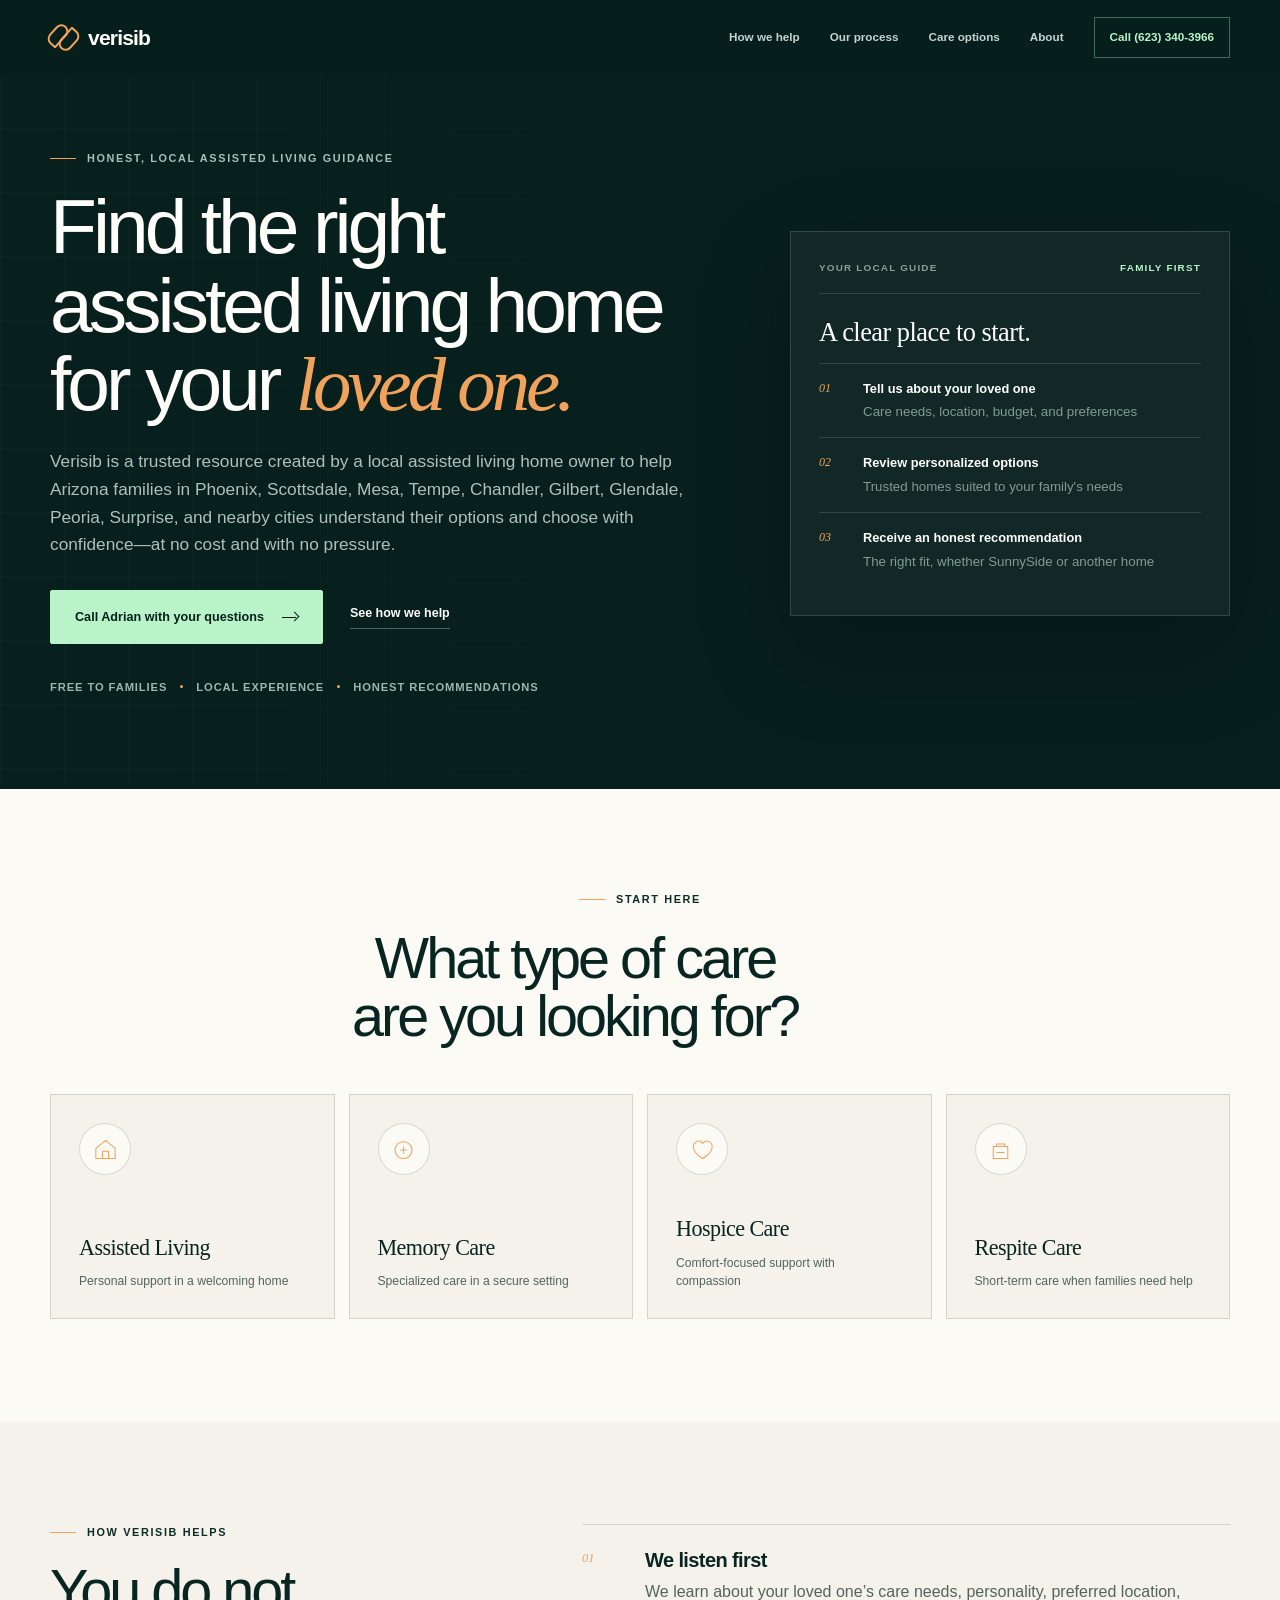
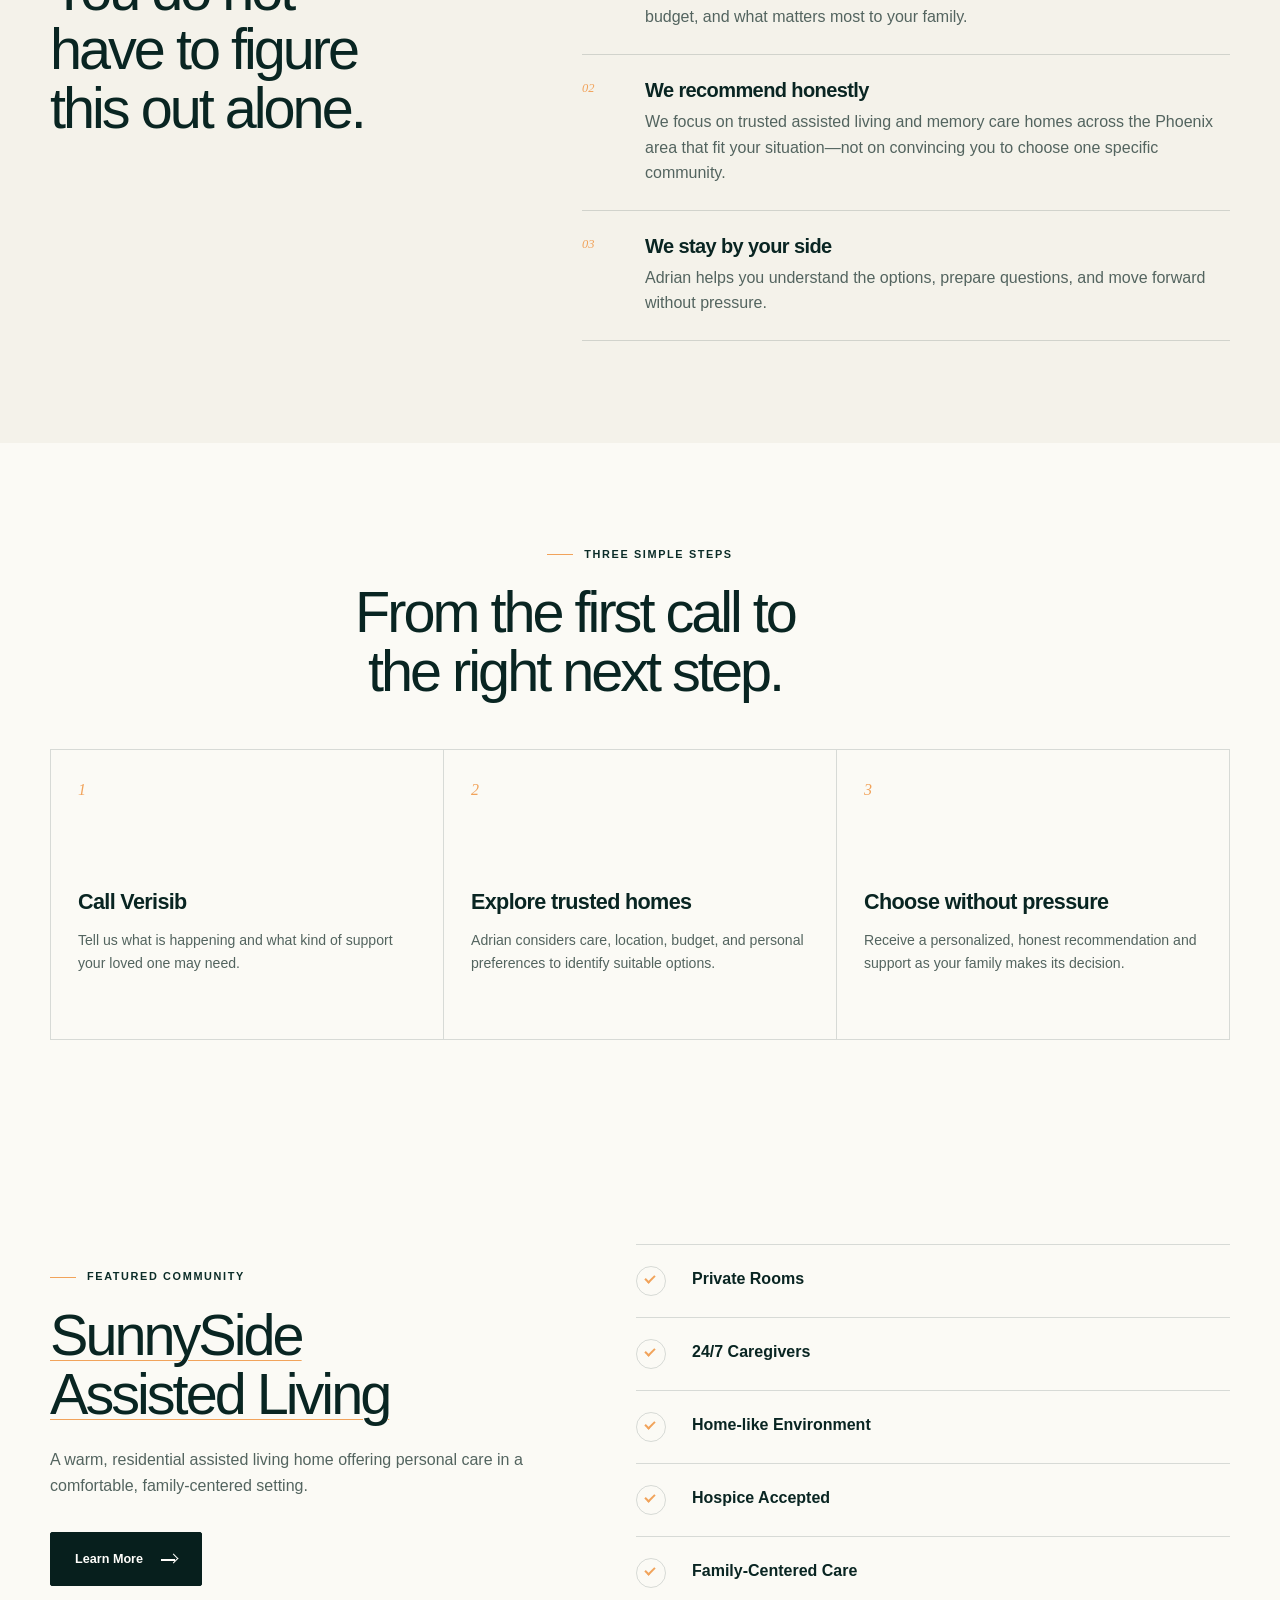
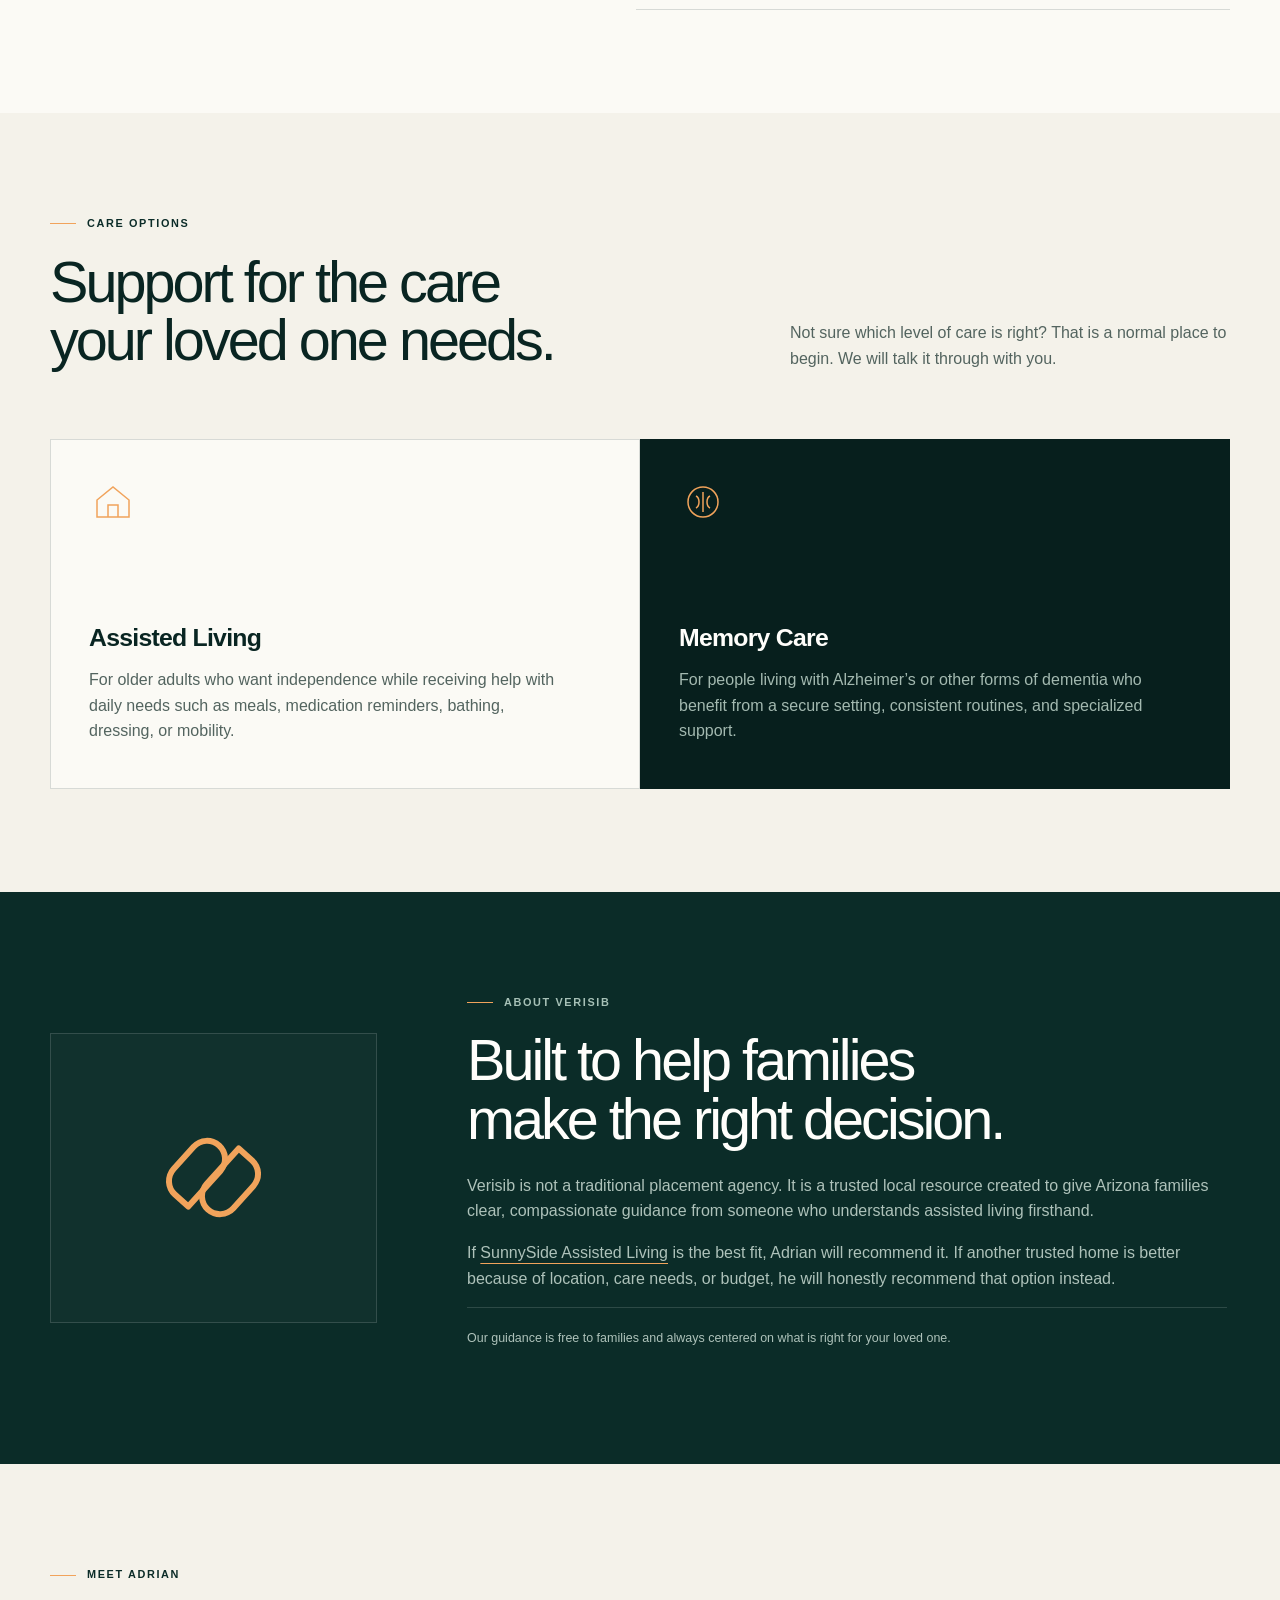
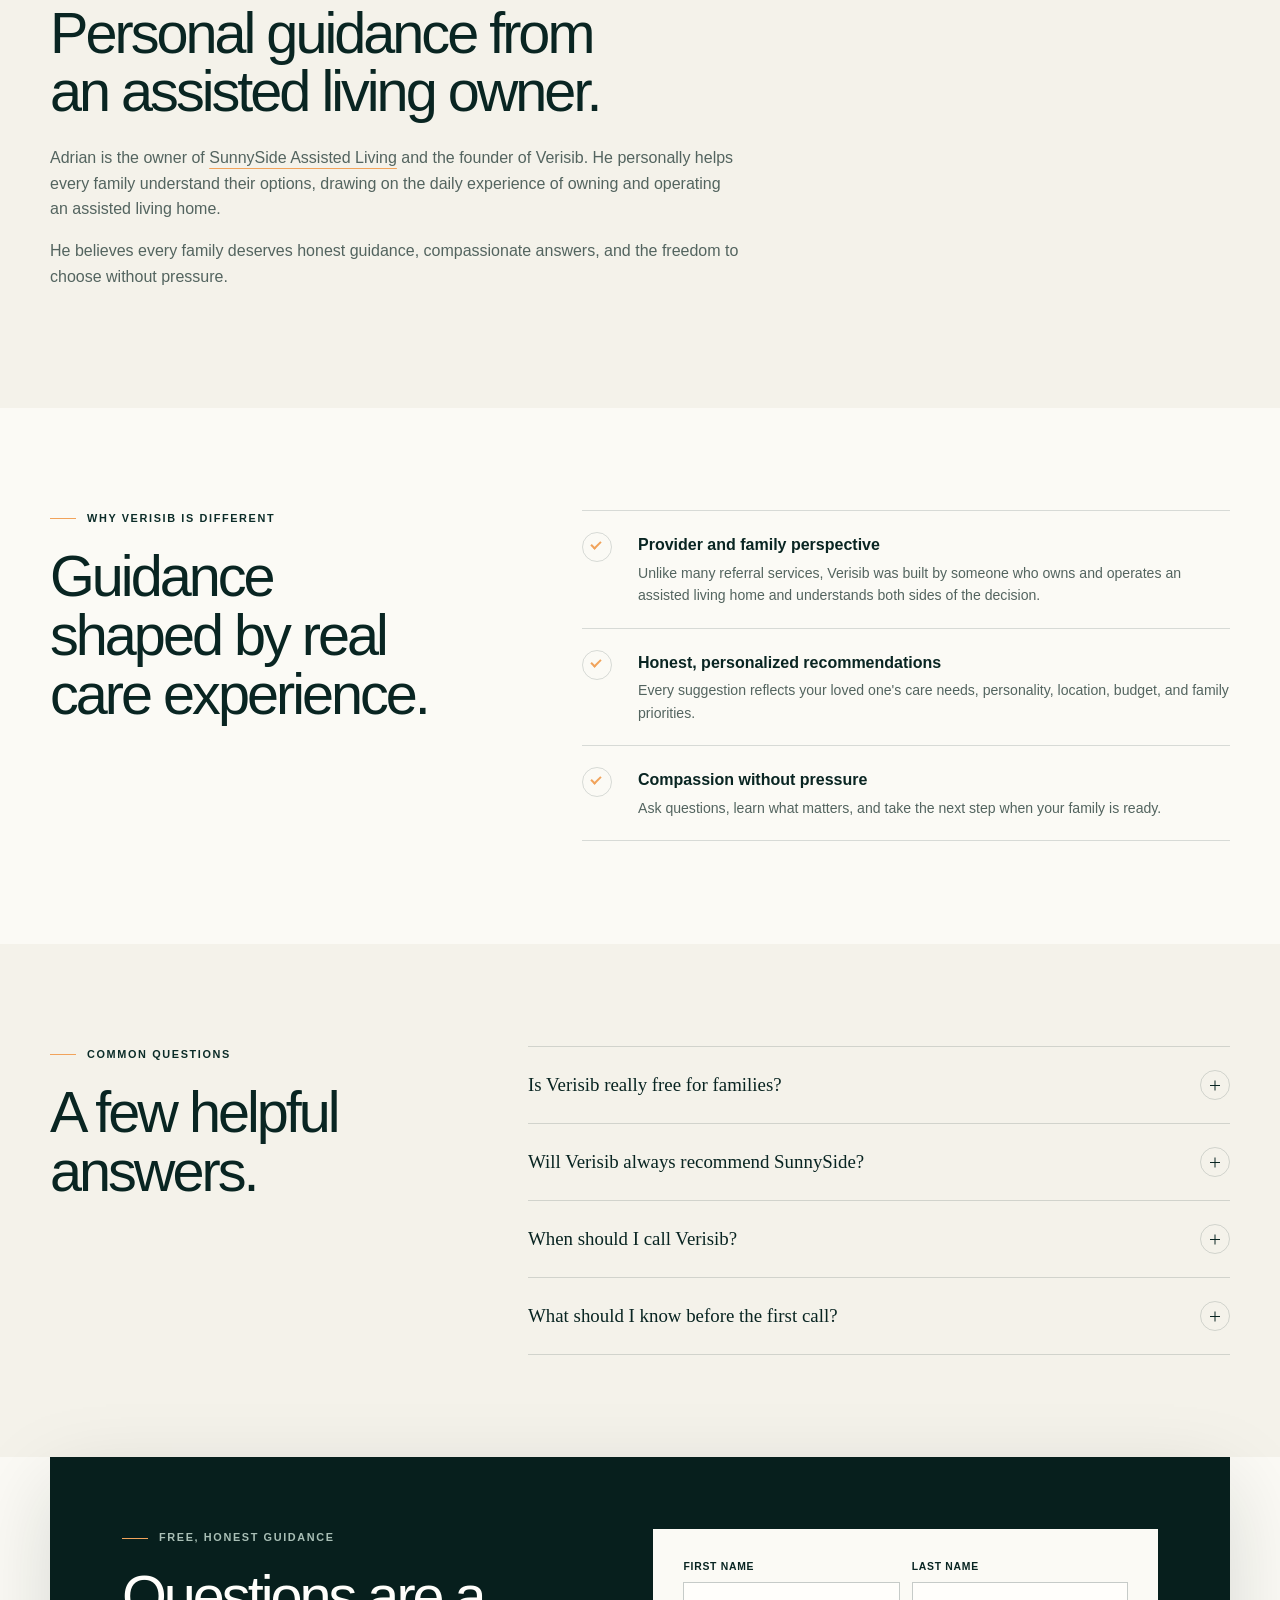
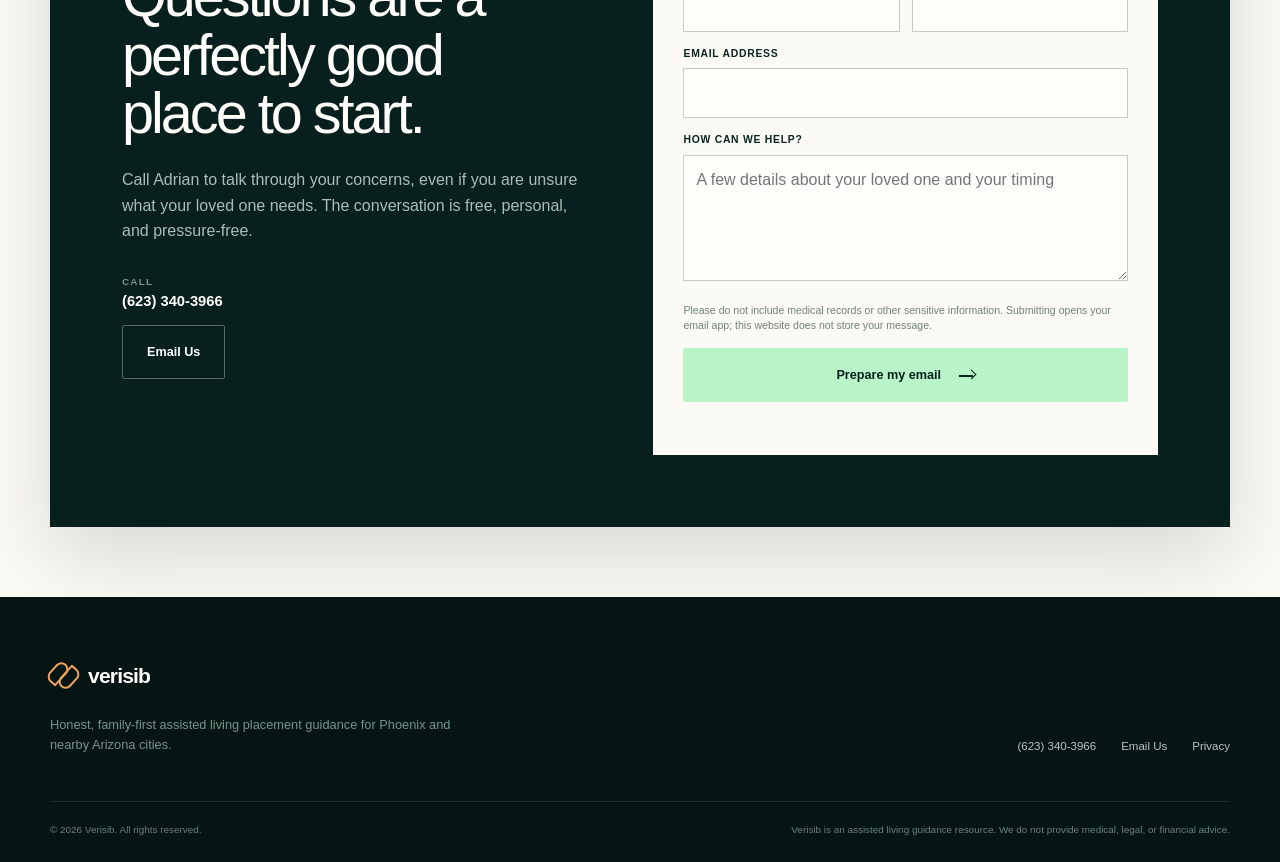
<file: index.html>
<!doctype html>
<html lang="en">
  <head>
    <meta charset="utf-8">
    <meta name="viewport" content="width=device-width, initial-scale=1">
    <title>Assisted Living Placement Arizona | Verisib</title>
    <meta name="description" content="Free assisted living placement in Arizona. Verisib helps Phoenix-area families find assisted living or memory care near them with honest local guidance.">
    <meta name="robots" content="index, follow, max-image-preview:large">
    <meta name="theme-color" content="#071f1d">
    <meta name="color-scheme" content="light">
    <meta name="geo.region" content="US-AZ">
    <meta name="geo.placename" content="Phoenix, Arizona">
    <link rel="canonical" href="https://verisib.com/">
    <link rel="alternate" hreflang="en-us" href="https://verisib.com/">
    <link rel="icon" href="/assets/favicon.svg" type="image/svg+xml">
    <link rel="manifest" href="/site.webmanifest">
    <link rel="stylesheet" href="/styles.css?v=8a1f4c2">
    <meta property="og:type" content="website">
    <meta property="og:locale" content="en_US">
    <meta property="og:site_name" content="Verisib">
    <meta property="og:title" content="Assisted Living Placement Arizona | Verisib">
    <meta property="og:description" content="Free senior placement guidance for Phoenix-area families looking for assisted living or memory care near them.">
    <meta property="og:url" content="https://verisib.com/">
    <meta property="og:image" content="https://verisib.com/assets/og-image.svg">
    <meta property="og:image:width" content="1200">
    <meta property="og:image:height" content="630">
    <meta property="og:image:alt" content="Verisib assisted living placement guidance in Arizona">
    <meta name="twitter:card" content="summary_large_image">
    <meta name="twitter:title" content="Assisted Living Placement Arizona | Verisib">
    <meta name="twitter:description" content="Free senior placement guidance for families in Phoenix and nearby Arizona cities.">
    <meta name="twitter:image" content="https://verisib.com/assets/og-image.svg">
    <script type="application/ld+json">
      {
        "@context": "https://schema.org",
        "@graph": [
          {
            "@type": ["Organization", "LocalBusiness"],
            "@id": "https://verisib.com/#organization",
            "name": "Verisib",
            "url": "https://verisib.com/",
            "logo": "https://verisib.com/assets/favicon.svg",
            "image": "https://verisib.com/assets/og-image.svg",
            "telephone": "+1-623-340-3966",
            "priceRange": "Free to families",
            "founder": {
              "@type": "Person",
              "name": "Adrian",
              "jobTitle": "Founder of Verisib and owner of SunnySide Assisted Living",
              "worksFor": {
                "@type": "Organization",
                "name": "SunnySide Assisted Living",
                "url": "https://sunnysideassistedlivingaz.com"
              }
            },
            "description": "Verisib is a free Arizona assisted living placement and senior living guidance resource for Phoenix-area families.",
            "areaServed": [
              { "@type": "State", "name": "Arizona" },
              { "@type": "City", "name": "Phoenix" },
              { "@type": "City", "name": "Scottsdale" },
              { "@type": "City", "name": "Mesa" },
              { "@type": "City", "name": "Tempe" },
              { "@type": "City", "name": "Chandler" },
              { "@type": "City", "name": "Gilbert" },
              { "@type": "City", "name": "Glendale" },
              { "@type": "City", "name": "Peoria" },
              { "@type": "City", "name": "Surprise" },
              { "@type": "City", "name": "Goodyear" },
              { "@type": "City", "name": "Avondale" },
              { "@type": "City", "name": "Queen Creek" },
              { "@type": "City", "name": "Sun City" }
            ],
            "knowsAbout": [
              "assisted living placement Arizona",
              "senior placement Phoenix",
              "find assisted living near me",
              "memory care placement Arizona",
              "Phoenix assisted living homes"
            ]
          },
          {
            "@type": "WebSite",
            "@id": "https://verisib.com/#website",
            "url": "https://verisib.com/",
            "name": "Verisib",
            "description": "Free assisted living placement guidance for Arizona families.",
            "publisher": { "@id": "https://verisib.com/#organization" },
            "inLanguage": "en-US"
          },
          {
            "@type": "WebPage",
            "@id": "https://verisib.com/#webpage",
            "url": "https://verisib.com/",
            "name": "Assisted Living Placement Arizona | Verisib",
            "description": "Free assisted living placement and senior placement guidance for Phoenix, Scottsdale, Mesa, Tempe, Chandler, Gilbert, Glendale, Peoria, Surprise, Goodyear, Avondale, Queen Creek, Sun City, and nearby Arizona communities.",
            "isPartOf": { "@id": "https://verisib.com/#website" },
            "about": { "@id": "https://verisib.com/#service" },
            "primaryImageOfPage": {
              "@type": "ImageObject",
              "url": "https://verisib.com/assets/og-image.svg",
              "width": 1200,
              "height": 630
            },
            "keywords": "assisted living placement Arizona, senior placement Phoenix, find assisted living near me, memory care placement Arizona, assisted living homes Phoenix",
            "inLanguage": "en-US"
          },
          {
            "@type": "Service",
            "@id": "https://verisib.com/#service",
            "name": "Free Assisted Living Placement in Arizona",
            "alternateName": [
              "Senior placement Phoenix",
              "Assisted living placement Arizona",
              "Memory care placement Arizona",
              "Find assisted living near me"
            ],
            "provider": { "@id": "https://verisib.com/#organization" },
            "serviceType": [
              "Assisted living placement",
              "Senior placement guidance",
              "Memory care placement",
              "Residential care home guidance"
            ],
            "areaServed": [
              { "@type": "State", "name": "Arizona" },
              { "@type": "City", "name": "Phoenix" },
              { "@type": "City", "name": "Scottsdale" },
              { "@type": "City", "name": "Mesa" },
              { "@type": "City", "name": "Tempe" },
              { "@type": "City", "name": "Chandler" },
              { "@type": "City", "name": "Gilbert" },
              { "@type": "City", "name": "Glendale" },
              { "@type": "City", "name": "Peoria" },
              { "@type": "City", "name": "Surprise" },
              { "@type": "City", "name": "Goodyear" },
              { "@type": "City", "name": "Avondale" },
              { "@type": "City", "name": "Queen Creek" },
              { "@type": "City", "name": "Sun City" }
            ],
            "audience": { "@type": "Audience", "audienceType": "Families seeking senior living for a loved one" },
            "offers": { "@type": "Offer", "price": "0", "priceCurrency": "USD", "description": "No-cost assisted living placement guidance for families" }
          },
          {
            "@type": "FAQPage",
            "mainEntity": [
              {
                "@type": "Question",
                "name": "Is Verisib really free for families?",
                "acceptedAnswer": { "@type": "Answer", "text": "Yes. Verisib's guidance is provided at no cost to families. Adrian personally helps each family understand suitable options without pressure." }
              },
              {
                "@type": "Question",
                "name": "When should I call Verisib?",
                "acceptedAnswer": { "@type": "Answer", "text": "Call when assisted living or memory care becomes part of the conversation, whether you are planning ahead or need help soon." }
              },
              {
                "@type": "Question",
                "name": "Will Verisib always recommend SunnySide?",
                "acceptedAnswer": { "@type": "Answer", "text": "No. If SunnySide is the right fit, Adrian will recommend it. If another trusted Phoenix-area home better fits the family's location, care needs, or budget, he will honestly recommend that option instead." }
              }
            ]
          }
        ]
      }
    </script>
  </head>
  <body>
    <a class="skip-link" href="#main">Skip to main content</a>

    <header class="site-header" data-header>
      <div class="shell nav-shell">
        <a class="brand" href="/" aria-label="Verisib home">
          <span class="brand-symbol" aria-hidden="true"><i></i><i></i></span>
          <span class="brand-name">verisib</span>
        </a>
        <button class="menu-button" type="button" aria-expanded="false" aria-controls="site-nav" data-menu-toggle>
          <span class="menu-label">Menu</span><span class="menu-lines" aria-hidden="true"><i></i><i></i></span>
        </button>
        <nav class="site-nav" id="site-nav" aria-label="Primary navigation" data-nav>
          <a href="#how-we-help">How we help</a>
          <a href="#process">Our process</a>
          <a href="#care-options">Care options</a>
          <a href="#about">About</a>
          <a class="nav-call" href="tel:+16233403966">Call (623) 340-3966</a>
        </nav>
      </div>
    </header>

    <main id="main">
      <section class="hero section-dark">
        <div class="hero-grid-lines" aria-hidden="true"></div>
        <div class="shell hero-layout">
          <div class="hero-copy reveal">
            <p class="kicker kicker-light"><span></span> Honest, local assisted living guidance</p>
            <h1>Find the right assisted living home for your <em>loved one.</em></h1>
            <p class="hero-intro">Verisib is a trusted resource created by a local assisted living home owner to help Arizona families in Phoenix, Scottsdale, Mesa, Tempe, Chandler, Gilbert, Glendale, Peoria, Surprise, and nearby cities understand their options and choose with confidence—at no cost and with no pressure.</p>
            <div class="hero-actions">
              <a class="button button-bright" href="tel:+16233403966">Call Adrian with your questions <span class="icon-arrow" aria-hidden="true"></span></a>
              <a class="text-link-light" href="#how-we-help">See how we help</a>
            </div>
            <ul class="hero-points" aria-label="Verisib service highlights">
              <li>Free to families</li><li>Local experience</li><li>Honest recommendations</li>
            </ul>
          </div>

          <aside class="hero-card reveal" aria-label="What Verisib helps with">
            <div class="hero-card-head"><span>Your local guide</span><i>FAMILY FIRST</i></div>
            <h2>A clear place to start.</h2>
            <ol>
              <li><span>01</span><p><strong>Tell us about your loved one</strong><small>Care needs, location, budget, and preferences</small></p></li>
              <li><span>02</span><p><strong>Review personalized options</strong><small>Trusted homes suited to your family's needs</small></p></li>
              <li><span>03</span><p><strong>Receive an honest recommendation</strong><small>The right fit, whether SunnySide or another home</small></p></li>
            </ol>
          </aside>
        </div>
      </section>

      <section class="section start-section" id="start-here">
        <div class="shell">
          <div class="section-heading centered reveal">
            <p class="kicker"><span></span> Start Here</p>
            <h2>What type of care are you looking for?</h2>
          </div>
          <div class="start-grid" aria-label="Choose a type of care">
            <button class="start-card reveal" type="button" data-care-type="Assisted Living">
              <span class="start-card-icon" aria-hidden="true"><svg viewBox="0 0 48 48"><path d="M8 22 24 9l16 13v17H8Z"/><path d="M19 39V27h10v12"/></svg></span>
              <strong>Assisted Living</strong><span>Personal support in a welcoming home</span>
            </button>
            <button class="start-card reveal" type="button" data-care-type="Memory Care">
              <span class="start-card-icon" aria-hidden="true"><svg viewBox="0 0 48 48"><path d="M24 39c8 0 14-6 14-14S32 11 24 11 10 17 10 25s6 14 14 14Z"/><path d="M19 25h10M24 20v10"/></svg></span>
              <strong>Memory Care</strong><span>Specialized care in a secure setting</span>
            </button>
            <button class="start-card reveal" type="button" data-care-type="Hospice Care">
              <span class="start-card-icon" aria-hidden="true"><svg viewBox="0 0 48 48"><path d="M24 39S9 31 9 19c0-5 4-9 9-9 3 0 5 1 6 4 2-3 4-4 7-4 5 0 9 4 9 9 0 12-16 20-16 20Z"/></svg></span>
              <strong>Hospice Care</strong><span>Comfort-focused support with compassion</span>
            </button>
            <button class="start-card reveal" type="button" data-care-type="Respite Care">
              <span class="start-card-icon" aria-hidden="true"><svg viewBox="0 0 48 48"><path d="M12 19h24v20H12Z"/><path d="M17 19v-4h14v4M18 29h12"/></svg></span>
              <strong>Respite Care</strong><span>Short-term care when families need help</span>
            </button>
          </div>
        </div>
      </section>

      <dialog class="start-dialog" data-start-dialog aria-labelledby="start-form-title">
        <button class="start-close" type="button" aria-label="Close placement form" data-start-close></button>
        <div class="start-dialog-head">
          <p class="kicker"><span></span> Free placement guidance</p>
          <h2 id="start-form-title">Tell us what your family needs.</h2>
          <p data-selected-care></p>
        </div>
        <div class="start-progress" aria-label="Form progress">
          <span data-step-label>Step 1 of 5</span>
          <div><i data-step-progress></i></div>
        </div>
        <form class="start-form" data-start-form novalidate action="https://formsubmit.co/483fb98a51dfe4be88608df269dbcc39" method="POST">
          <input type="hidden" name="careType" data-care-input>
          <input type="hidden" name="_subject" value="New Verisib placement request">
          <input type="hidden" name="_template" value="table">
          <input type="hidden" name="_captcha" value="false">
          <input type="hidden" name="_next" value="https://verisib.com/">
          <input class="form-trap" type="text" name="_honey" tabindex="-1" autocomplete="off" aria-hidden="true">
          <fieldset class="start-step" data-start-step>
            <legend>Preferred City or ZIP Code</legend>
            <label class="start-field"><span>Preferred City or ZIP Code</span><input name="preferredArea" type="text" autocomplete="address-level2" maxlength="100" required placeholder="Example: Phoenix, Scottsdale, or 85032" aria-describedby="preferred-area-help"></label>
            <p class="start-privacy" id="preferred-area-help">We'll search for the best assisted living homes in and around your preferred area.</p>
          </fieldset>
          <fieldset class="start-step" data-start-step hidden>
            <legend>What is your approximate monthly budget?</legend>
            <div class="start-options">
              <label><input type="radio" name="budget" value="Under $4,000" required><span>Under $4,000</span></label>
              <label><input type="radio" name="budget" value="$4,000–6,000"><span>$4,000–6,000</span></label>
              <label><input type="radio" name="budget" value="$6,000–8,000"><span>$6,000–8,000</span></label>
              <label><input type="radio" name="budget" value="$8,000+"><span>$8,000+</span></label>
            </div>
          </fieldset>
          <fieldset class="start-step" data-start-step hidden>
            <legend>Room preference:</legend>
            <div class="start-options">
              <label><input type="radio" name="roomPreference" value="Private Room" required><span>Private Room</span></label>
              <label><input type="radio" name="roomPreference" value="Shared Room"><span>Shared Room</span></label>
              <label><input type="radio" name="roomPreference" value="No Preference"><span>No Preference</span></label>
            </div>
          </fieldset>
          <fieldset class="start-step" data-start-step hidden>
            <legend>How soon do you need a placement?</legend>
            <div class="start-options">
              <label><input type="radio" name="timeline" value="Today / ASAP" required><span>Today / ASAP</span></label>
              <label><input type="radio" name="timeline" value="This week"><span>This week</span></label>
              <label><input type="radio" name="timeline" value="Within 30 days"><span>Within 30 days</span></label>
              <label><input type="radio" name="timeline" value="Just researching"><span>Just researching</span></label>
            </div>
            <p class="urgent-placement" data-urgent-placement hidden>For urgent placement, please call Adrian directly at <a href="tel:+16233403966">(623) 340-3966</a> for the fastest assistance.</p>
          </fieldset>
          <fieldset class="start-step" data-start-step hidden>
            <legend>How can Adrian reach you?</legend>
            <label class="start-field"><span>Name</span><input name="name" type="text" autocomplete="name" maxlength="100" required></label>
            <label class="start-field"><span>Phone number</span><input name="phone" type="tel" autocomplete="tel" inputmode="tel" maxlength="30" required></label>
            <label class="start-field"><span>Email</span><input name="email" type="email" autocomplete="email" inputmode="email" maxlength="200" required></label>
            <p class="start-privacy">Please do not include medical records or other sensitive information.</p>
          </fieldset>
          <div class="start-form-actions">
            <button class="start-back" type="button" data-start-back hidden>Back</button>
            <button class="button" type="button" data-start-next>Continue <span class="icon-arrow" aria-hidden="true"></span></button>
            <button class="button button-bright" type="submit" data-start-submit hidden>Send my information <span class="icon-arrow" aria-hidden="true"></span></button>
          </div>
          <p class="start-status" role="status" aria-live="polite" data-start-status></p>
        </form>
        <div class="start-confirmation" data-start-confirmation hidden tabindex="-1">
          <span class="check-icon" aria-hidden="true"></span>
          <h3>Thank you!</h3>
          <p>Your request has been received.<br><br>Adrian will personally review your information and contact you as soon as possible with suitable assisted living options.<br><br>If your need is urgent, please call <a href="tel:+16233403966">(623) 340-3966</a>.</p>
          <button class="button" type="button" data-start-done>Close</button>
        </div>
      </dialog>

      <section class="section help-section" id="how-we-help">
        <div class="shell two-column">
          <div class="section-heading reveal">
            <p class="kicker"><span></span> How Verisib helps</p>
            <h2>You do not have to figure this out alone.</h2>
          </div>
          <div class="help-list reveal">
            <article><span>01</span><div><h3>We listen first</h3><p>We learn about your loved one’s care needs, personality, preferred location, budget, and what matters most to your family.</p></div></article>
            <article><span>02</span><div><h3>We recommend honestly</h3><p>We focus on trusted assisted living and memory care homes across the Phoenix area that fit your situation—not on convincing you to choose one specific community.</p></div></article>
            <article><span>03</span><div><h3>We stay by your side</h3><p>Adrian helps you understand the options, prepare questions, and move forward without pressure.</p></div></article>
          </div>
        </div>
      </section>

      <section class="section process-section" id="process">
        <div class="shell">
          <div class="section-heading centered reveal">
            <p class="kicker"><span></span> Three simple steps</p>
            <h2>From the first call to the right next step.</h2>
          </div>
          <ol class="process-grid">
            <li class="process-card reveal"><span>1</span><h3>Call Verisib</h3><p>Tell us what is happening and what kind of support your loved one may need.</p></li>
            <li class="process-card reveal"><span>2</span><h3>Explore trusted homes</h3><p>Adrian considers care, location, budget, and personal preferences to identify suitable options.</p></li>
            <li class="process-card reveal"><span>3</span><h3>Choose without pressure</h3><p>Receive a personalized, honest recommendation and support as your family makes its decision.</p></li>
          </ol>
        </div>
      </section>

      <section class="section featured-section" id="featured-community">
        <div class="shell featured-layout">
          <div class="section-heading reveal">
            <p class="kicker"><span></span> Featured community</p>
            <h2><a class="sunnyside-link" href="https://sunnysideassistedlivingaz.com" target="_blank" rel="noopener noreferrer">SunnySide Assisted Living</a></h2>
            <p>A warm, residential assisted living home offering personal care in a comfortable, family-centered setting.</p>
            <a class="button" href="https://sunnysideassistedlivingaz.com" target="_blank" rel="noopener noreferrer">Learn More <span class="icon-arrow" aria-hidden="true"></span></a>
          </div>
          <ul class="trust-list featured-list reveal">
            <li><span class="check-icon" aria-hidden="true"></span><div><strong>Private Rooms</strong></div></li>
            <li><span class="check-icon" aria-hidden="true"></span><div><strong>24/7 Caregivers</strong></div></li>
            <li><span class="check-icon" aria-hidden="true"></span><div><strong>Home-like Environment</strong></div></li>
            <li><span class="check-icon" aria-hidden="true"></span><div><strong>Hospice Accepted</strong></div></li>
            <li><span class="check-icon" aria-hidden="true"></span><div><strong>Family-Centered Care</strong></div></li>
          </ul>
        </div>
      </section>

      <section class="section care-section" id="care-options">
        <div class="shell">
          <div class="section-heading split-heading reveal">
            <div><p class="kicker"><span></span> Care options</p><h2>Support for the care your loved one needs.</h2></div>
            <p>Not sure which level of care is right? That is a normal place to begin. We will talk it through with you.</p>
          </div>
          <div class="care-grid">
            <article class="care-card reveal">
              <svg viewBox="0 0 48 48" aria-hidden="true"><path d="M8 22 24 9l16 13v17H8V22Z"/><path d="M19 39V27h10v12"/></svg>
              <h3>Assisted Living</h3>
              <p>For older adults who want independence while receiving help with daily needs such as meals, medication reminders, bathing, dressing, or mobility.</p>
            </article>
            <article class="care-card care-card-dark reveal">
              <svg viewBox="0 0 48 48" aria-hidden="true"><circle cx="24" cy="24" r="15"/><path d="M24 14v20M17 18c4 2 4 10 0 12M31 18c-4 2-4 10 0 12"/></svg>
              <h3>Memory Care</h3>
              <p>For people living with Alzheimer’s or other forms of dementia who benefit from a secure setting, consistent routines, and specialized support.</p>
            </article>
          </div>
        </div>
      </section>

      <section class="section about-section" id="about">
        <div class="shell about-layout">
          <div class="about-mark reveal" aria-hidden="true"><span class="brand-symbol large"><i></i><i></i></span></div>
          <div class="about-copy reveal">
            <p class="kicker kicker-light"><span></span> About Verisib</p>
            <h2>Built to help families make the right decision.</h2>
            <p>Verisib is not a traditional placement agency. It is a trusted local resource created to give Arizona families clear, compassionate guidance from someone who understands assisted living firsthand.</p>
            <p>If <a class="sunnyside-link light" href="https://sunnysideassistedlivingaz.com" target="_blank" rel="noopener noreferrer">SunnySide Assisted Living</a> is the best fit, Adrian will recommend it. If another trusted home is better because of location, care needs, or budget, he will honestly recommend that option instead.</p>
            <p class="about-note">Our guidance is free to families and always centered on what is right for your loved one.</p>
          </div>
        </div>
      </section>

      <section class="section meet-section" id="meet-adrian">
        <div class="shell">
          <div class="section-heading reveal">
            <p class="kicker"><span></span> Meet Adrian</p>
            <h2>Personal guidance from an assisted living owner.</h2>
            <p>Adrian is the owner of <a class="sunnyside-link" href="https://sunnysideassistedlivingaz.com" target="_blank" rel="noopener noreferrer">SunnySide Assisted Living</a> and the founder of Verisib. He personally helps every family understand their options, drawing on the daily experience of owning and operating an assisted living home.</p>
            <p>He believes every family deserves honest guidance, compassionate answers, and the freedom to choose without pressure.</p>
          </div>
        </div>
      </section>

      <section class="section trust-section" id="trust">
        <div class="shell two-column">
          <div class="section-heading reveal">
            <p class="kicker"><span></span> Why Verisib is different</p>
            <h2>Guidance shaped by real care experience.</h2>
          </div>
          <ul class="trust-list reveal">
            <li><span class="check-icon" aria-hidden="true"></span><div><strong>Provider and family perspective</strong><p>Unlike many referral services, Verisib was built by someone who owns and operates an assisted living home and understands both sides of the decision.</p></div></li>
            <li><span class="check-icon" aria-hidden="true"></span><div><strong>Honest, personalized recommendations</strong><p>Every suggestion reflects your loved one's care needs, personality, location, budget, and family priorities.</p></div></li>
            <li><span class="check-icon" aria-hidden="true"></span><div><strong>Compassion without pressure</strong><p>Ask questions, learn what matters, and take the next step when your family is ready.</p></div></li>
          </ul>
        </div>
      </section>

      <section class="section faq-section" id="questions">
        <div class="shell faq-layout">
          <div class="section-heading reveal"><p class="kicker"><span></span> Common questions</p><h2>A few helpful answers.</h2></div>
          <div class="faq-list">
            <details class="faq-item reveal"><summary><span>Is Verisib really free for families?</span><i aria-hidden="true"></i></summary><div><p>Yes. Adrian's guidance is provided at no cost to your family, with no pressure to choose a particular home.</p></div></details>
            <details class="faq-item reveal"><summary><span>Will Verisib always recommend SunnySide?</span><i aria-hidden="true"></i></summary><div><p>No. If SunnySide is the best fit, Adrian will recommend it. If another trusted home better fits your location, care needs, or budget, he will recommend that option honestly.</p></div></details>
            <details class="faq-item reveal"><summary><span>When should I call Verisib?</span><i aria-hidden="true"></i></summary><div><p>Call whenever you have questions—even if you are unsure where to start or whether assisted living is the right next step.</p></div></details>
            <details class="faq-item reveal"><summary><span>What should I know before the first call?</span><i aria-hidden="true"></i></summary><div><p>You do not need to have everything figured out. A general sense of care needs, preferred location, timing, and budget is enough to begin.</p></div></details>
          </div>
        </div>
      </section>

      <section class="contact-section" id="contact">
        <div class="shell contact-panel reveal">
          <div class="contact-intro">
            <p class="kicker kicker-light"><span></span> Free, honest guidance</p>
            <h2>Questions are a perfectly good place to start.</h2>
            <p>Call Adrian to talk through your concerns, even if you are unsure what your loved one needs. The conversation is free, personal, and pressure-free.</p>
            <div class="direct-contact">
              <a href="tel:+16233403966"><span>Call</span><strong>(623) 340-3966</strong></a>
              <a class="button button-outline-light" href="mailto:sunnyside.aliving@gmail.com">Email Us</a>
            </div>
          </div>
          <form class="contact-form" data-contact-form>
            <div class="field-grid">
              <label><span>First name</span><input name="firstName" type="text" autocomplete="given-name" maxlength="50" required></label>
              <label><span>Last name</span><input name="lastName" type="text" autocomplete="family-name" maxlength="50" required></label>
            </div>
            <label><span>Email address</span><input name="email" type="email" autocomplete="email" inputmode="email" maxlength="200" required></label>
            <label><span>How can we help?</span><textarea name="message" rows="4" maxlength="3000" required placeholder="A few details about your loved one and your timing"></textarea></label>
            <p class="form-privacy">Please do not include medical records or other sensitive information. Submitting opens your email app; this website does not store your message.</p>
            <button class="button button-bright button-full" type="submit">Prepare my email <span class="icon-arrow" aria-hidden="true"></span></button>
            <p class="form-status" role="status" aria-live="polite" data-form-status></p>
          </form>
        </div>
      </section>
    </main>

    <footer class="site-footer">
      <div class="shell footer-main">
        <div><a class="brand brand-light" href="/" aria-label="Verisib home"><span class="brand-symbol" aria-hidden="true"><i></i><i></i></span><span class="brand-name">verisib</span></a><p>Honest, family-first assisted living placement guidance for Phoenix and nearby Arizona cities.</p></div>
        <div class="footer-links"><a href="tel:+16233403966">(623) 340-3966</a><a href="mailto:sunnyside.aliving@gmail.com">Email Us</a><a href="/privacy.html">Privacy</a></div>
      </div>
      <div class="shell footer-bottom"><p>© <span data-year></span> Verisib. All rights reserved.</p><p>Verisib is an assisted living guidance resource. We do not provide medical, legal, or financial advice.</p></div>
    </footer>

    <div class="mobile-actions" data-mobile-actions><a href="tel:+16233403966">Call now</a><a href="mailto:sunnyside.aliving@gmail.com">Email us</a></div>
    <script src="/script.js?v=7b91f4d" defer></script>
  </body>
</html>
</file>
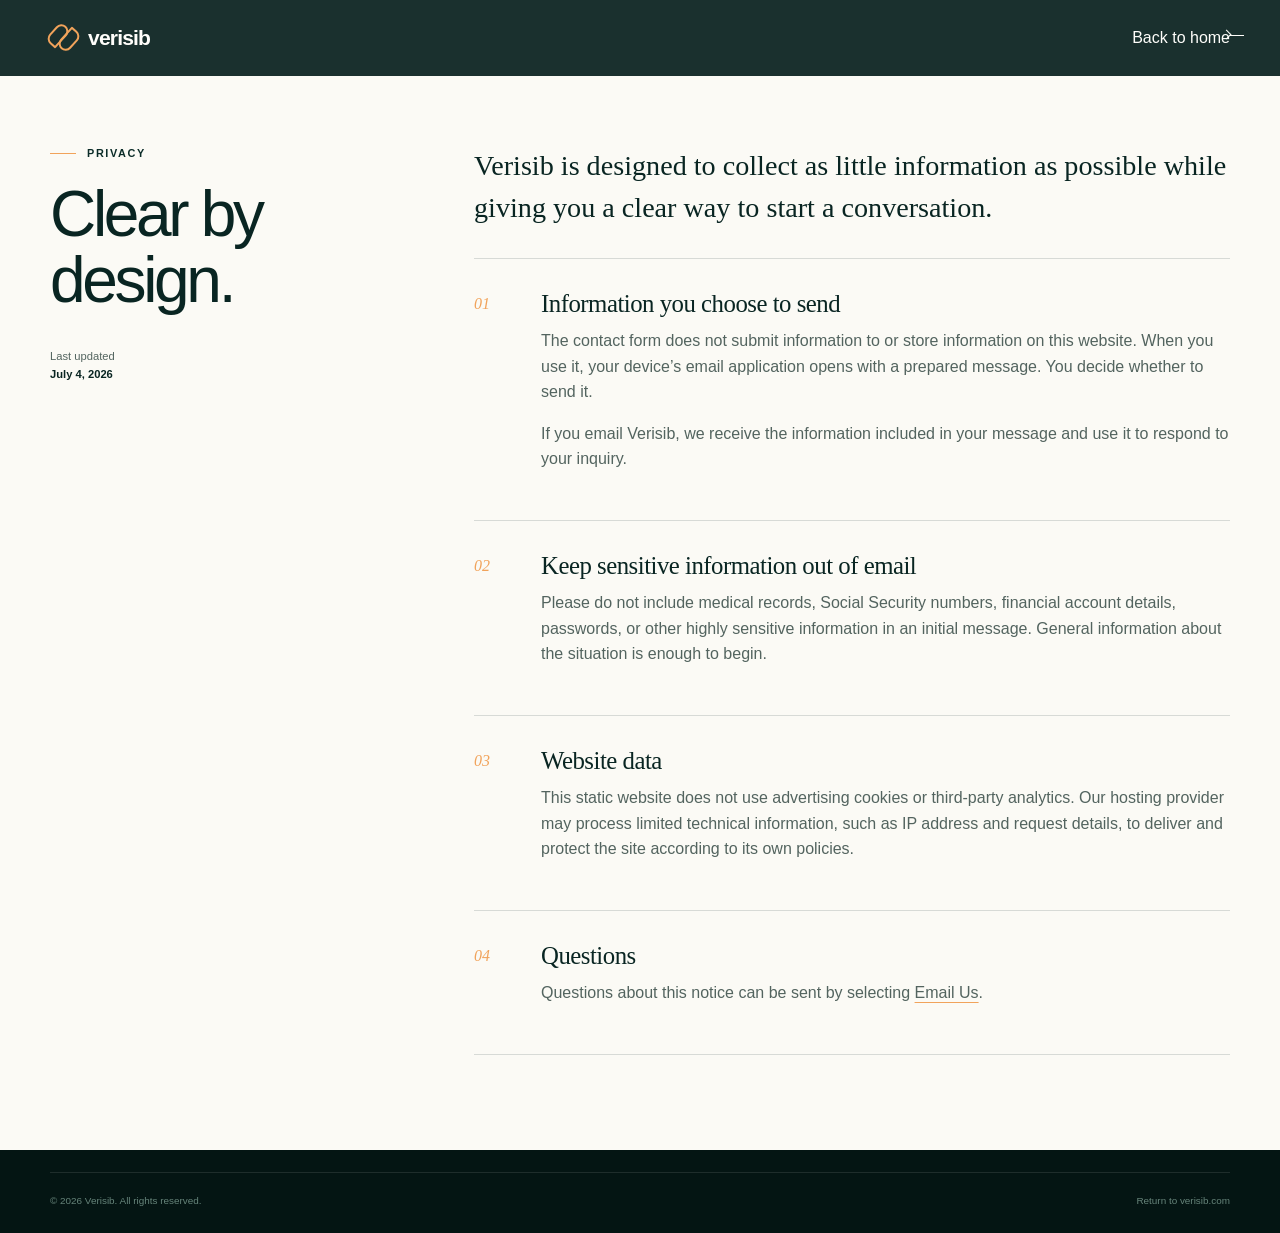
<file: privacy.html>
<!doctype html>
<html lang="en">
  <head>
    <meta charset="utf-8">
    <meta name="viewport" content="width=device-width, initial-scale=1">
    <title>Privacy Policy | Verisib Arizona Senior Placement</title>
    <meta name="description" content="Privacy information for Verisib, a free assisted living placement and senior placement resource serving Phoenix and nearby Arizona families.">
    <meta name="robots" content="index, follow">
    <meta name="theme-color" content="#071f1d">
    <meta name="geo.region" content="US-AZ">
    <meta name="geo.placename" content="Phoenix, Arizona">
    <link rel="canonical" href="https://verisib.com/privacy.html">
    <link rel="alternate" hreflang="en-us" href="https://verisib.com/privacy.html">
    <link rel="icon" href="/assets/favicon.svg" type="image/svg+xml"><link rel="manifest" href="/site.webmanifest"><link rel="stylesheet" href="/styles.css">
    <meta property="og:type" content="website">
    <meta property="og:locale" content="en_US">
    <meta property="og:site_name" content="Verisib">
    <meta property="og:title" content="Privacy Policy | Verisib Arizona Senior Placement">
    <meta property="og:description" content="How Verisib handles information from families seeking assisted living placement guidance in Arizona.">
    <meta property="og:url" content="https://verisib.com/privacy.html">
    <meta property="og:image" content="https://verisib.com/assets/og-image.svg">
    <meta property="og:image:width" content="1200">
    <meta property="og:image:height" content="630">
    <meta property="og:image:alt" content="Verisib assisted living placement guidance in Arizona">
    <meta name="twitter:card" content="summary_large_image">
    <meta name="twitter:title" content="Privacy Policy | Verisib Arizona Senior Placement">
    <meta name="twitter:description" content="Privacy information for Verisib assisted living placement guidance in Arizona.">
    <meta name="twitter:image" content="https://verisib.com/assets/og-image.svg">
    <script type="application/ld+json">
      {
        "@context": "https://schema.org",
        "@graph": [
          {
            "@type": "Organization",
            "@id": "https://verisib.com/#organization",
            "name": "Verisib",
            "url": "https://verisib.com/",
            "telephone": "+1-623-340-3966",
            "logo": "https://verisib.com/assets/favicon.svg"
          },
          {
            "@type": "WebPage",
            "@id": "https://verisib.com/privacy.html#webpage",
            "url": "https://verisib.com/privacy.html",
            "name": "Privacy Policy | Verisib Arizona Senior Placement",
            "description": "Privacy information for Verisib, a free assisted living placement and senior placement resource serving Phoenix and nearby Arizona families.",
            "publisher": { "@id": "https://verisib.com/#organization" },
            "keywords": "Verisib privacy, assisted living placement Arizona, senior placement Phoenix",
            "inLanguage": "en-US"
          }
        ]
      }
    </script>
  </head>
  <body>
    <a class="skip-link" href="#main">Skip to main content</a>
    <header class="site-header" data-header><div class="shell nav-shell"><a class="brand" href="/" aria-label="Verisib home"><span class="brand-symbol" aria-hidden="true"><i></i><i></i></span><span class="brand-name">verisib</span></a><a class="nav-back" href="/">Back to home <span class="icon-arrow" aria-hidden="true"></span></a></div></header>
    <main id="main" class="legal-main">
      <div class="shell legal-layout">
        <aside class="legal-aside"><p class="kicker"><span></span> Privacy</p><h1>Clear by design.</h1><p>Last updated<br><strong>July 4, 2026</strong></p></aside>
        <article class="legal-article">
          <p class="legal-lead">Verisib is designed to collect as little information as possible while giving you a clear way to start a conversation.</p>
          <section><span>01</span><div><h2>Information you choose to send</h2><p>The contact form does not submit information to or store information on this website. When you use it, your device’s email application opens with a prepared message. You decide whether to send it.</p><p>If you email Verisib, we receive the information included in your message and use it to respond to your inquiry.</p></div></section>
          <section><span>02</span><div><h2>Keep sensitive information out of email</h2><p>Please do not include medical records, Social Security numbers, financial account details, passwords, or other highly sensitive information in an initial message. General information about the situation is enough to begin.</p></div></section>
          <section><span>03</span><div><h2>Website data</h2><p>This static website does not use advertising cookies or third-party analytics. Our hosting provider may process limited technical information, such as IP address and request details, to deliver and protect the site according to its own policies.</p></div></section>
          <section><span>04</span><div><h2>Questions</h2><p>Questions about this notice can be sent by selecting <a href="mailto:sunnyside.aliving@gmail.com">Email Us</a>.</p></div></section>
        </article>
      </div>
    </main>
    <footer class="site-footer legal-footer"><div class="shell footer-bottom"><p>© <span data-year></span> Verisib. All rights reserved.</p><p><a href="/">Return to verisib.com</a></p></div></footer>
    <script src="/script.js" defer></script>
  </body>
</html>
</file>
<file: styles.css>
:root {
  --ink: #092522; --forest: #071f1d; --forest-2: #0b2c28; --mint: #b9f4c9;
  --cream: #f4f2ea; --paper: #fbfaf5; --white: #fffefb; --orange: #f1a35b;
  --text: #53645f; --line: rgba(9,37,34,.15); --light-line: rgba(255,255,255,.14);
  --sans: "Avenir Next", Avenir, "Helvetica Neue", Arial, sans-serif;
  --display: "Iowan Old Style", "Palatino Linotype", Palatino, Georgia, serif;
  --shell: min(1180px, calc(100vw - 48px));
}
*,*::before,*::after{box-sizing:border-box}
html{scroll-behavior:smooth;scroll-padding-top:90px}
body{margin:0;overflow-x:hidden;color:var(--ink);background:var(--paper);font-family:var(--sans);line-height:1.6;text-rendering:optimizeLegibility;-webkit-font-smoothing:antialiased}
body.menu-open{overflow:hidden} a{color:inherit;text-decoration:none} button,input,textarea{font:inherit} button{color:inherit}
svg{max-width:100%} p,h1,h2,h3,ul,ol{margin-top:0} h1,h2,h3{text-wrap:balance}
h1,h2{margin-bottom:24px;font-weight:540;letter-spacing:-.052em;line-height:1.02} h1{font-size:clamp(3.35rem,6vw,6.4rem)} h2{font-size:clamp(2.5rem,4.5vw,4.5rem)} h3{letter-spacing:-.03em;line-height:1.15} p{color:var(--text)}
::selection{color:var(--forest);background:var(--mint)} :focus-visible{outline:3px solid var(--orange);outline-offset:4px}
.skip-link{position:fixed;z-index:1000;top:10px;left:10px;padding:10px 16px;color:var(--forest);background:var(--mint);transform:translateY(-160%)} .skip-link:focus{transform:none}
.shell{width:var(--shell);margin-inline:auto}.section{padding:clamp(72px,8vw,108px) 0}.section-dark{color:var(--white);background:var(--forest)}
.kicker{display:flex;align-items:center;gap:11px;margin-bottom:20px;color:var(--forest-2);font-size:.68rem;font-weight:800;letter-spacing:.15em;text-transform:uppercase}.kicker>span{width:26px;height:1px;background:var(--orange)}.kicker-light{color:#a7c1b7}
.button{display:inline-flex;min-height:54px;align-items:center;justify-content:center;gap:18px;padding:0 24px;border:1px solid var(--forest);border-radius:2px;color:var(--white);background:var(--forest);font-size:.79rem;font-weight:800;cursor:pointer;transition:transform .2s,background .2s}.button:hover{transform:translateY(-2px);background:#123b35}.button-bright{border-color:var(--mint);color:var(--forest);background:var(--mint)}.button-bright:hover{background:#d7ffdf}.button-outline-light{border-color:rgba(255,255,255,.32);background:transparent}.button-outline-light:hover{color:var(--forest);background:var(--mint)}.button-full{width:100%}
.icon-arrow{position:relative;width:16px;height:12px;flex:0 0 16px}.icon-arrow::before{content:"";position:absolute;right:0;top:2px;width:7px;height:7px;border-top:1.5px solid currentColor;border-right:1.5px solid currentColor;transform:rotate(45deg)}.icon-arrow::after{content:"";position:absolute;top:6px;left:0;width:14px;height:1.5px;background:currentColor}
.brand{display:inline-flex;align-items:center;gap:11px;font-size:1.32rem;font-weight:780;letter-spacing:-.04em}.brand-symbol{position:relative;display:inline-block;width:27px;height:27px}.brand-symbol i{position:absolute;display:block;width:14px;height:24px;border:2px solid var(--orange);border-radius:14px 14px 2px 14px;transform:rotate(42deg)}.brand-symbol i:first-child{left:1px;top:-1px}.brand-symbol i:last-child{right:1px;bottom:-1px;transform:rotate(222deg)}.brand-symbol.large{transform:scale(3)}
/* Header */
.site-header{position:fixed;z-index:100;inset:0 0 auto;height:76px;color:var(--white);background:rgba(7,31,29,.92);border-bottom:1px solid transparent;backdrop-filter:blur(14px);transition:height .2s,border-color .2s}.site-header.scrolled{height:70px;border-color:var(--light-line)}.nav-shell{display:flex;height:100%;align-items:center;justify-content:space-between}.site-nav{display:flex;align-items:center;gap:30px;font-size:.73rem;font-weight:700}.site-nav>a:not(.nav-call){color:#c4d5cf}.site-nav>a:hover{color:var(--mint)}.nav-call{padding:10px 15px;border:1px solid rgba(185,244,201,.35);color:var(--mint)}
.menu-button{display:none;align-items:center;gap:10px;padding:10px 0;border:0;color:var(--white);background:none;font-size:.7rem;font-weight:750}.menu-lines{display:grid;gap:5px}.menu-lines i{display:block;width:19px;height:1px;background:currentColor;transition:transform .2s}
/* Hero */
.hero{position:relative;min-height:720px;padding:150px 0 92px;overflow:hidden}.hero-grid-lines{position:absolute;inset:0;background-image:linear-gradient(rgba(185,244,201,.035) 1px,transparent 1px),linear-gradient(90deg,rgba(185,244,201,.035) 1px,transparent 1px);background-size:64px 64px;mask-image:linear-gradient(to right,#000,transparent 82%)}
.hero-layout{position:relative;display:grid;grid-template-columns:1.2fr .8fr;align-items:center;gap:80px}.hero-copy h1{max-width:760px}.hero-copy h1 em{color:var(--orange);font-family:var(--display);font-weight:400}.hero-intro{max-width:670px;margin-bottom:31px;color:#aec1ba;font-size:1.08rem}.hero-actions{display:flex;align-items:center;gap:27px}.text-link-light{padding-bottom:4px;border-bottom:1px solid rgba(255,255,255,.3);color:var(--white);font-size:.78rem;font-weight:750}.hero-points{display:flex;gap:0;margin:35px 0 0;padding:0;list-style:none;color:#9eb6ad;font-size:.7rem;font-weight:700;text-transform:uppercase;letter-spacing:.08em}.hero-points li+li::before{content:"";display:inline-block;width:3px;height:3px;margin:0 13px 3px;border-radius:50%;background:var(--orange)}
.hero-card{padding:28px;border:1px solid var(--light-line);background:rgba(255,255,255,.045);box-shadow:0 35px 90px rgba(0,0,0,.22)}.hero-card-head{display:flex;justify-content:space-between;padding-bottom:17px;border-bottom:1px solid var(--light-line);color:#86a097;font-size:.62rem;font-weight:800;letter-spacing:.12em;text-transform:uppercase}.hero-card-head i{color:var(--mint);font-style:normal}.hero-card h2{margin:25px 0 17px;font-family:var(--display);font-size:1.65rem;font-weight:400;letter-spacing:-.02em}.hero-card ol{margin:0;padding:0;list-style:none}.hero-card li{display:grid;grid-template-columns:34px 1fr;gap:10px;padding:15px 0;border-top:1px solid var(--light-line)}.hero-card li>span{color:var(--orange);font-family:var(--display);font-size:.75rem;font-style:italic}.hero-card p{display:grid;margin:0}.hero-card strong{color:var(--white);font-size:.8rem}.hero-card small{margin-top:2px;color:#819c92}
/* Start Here */
.start-section{background:var(--paper)}.start-section .section-heading{margin-bottom:40px}.start-grid{display:grid;grid-template-columns:repeat(4,1fr);gap:14px}.start-card{display:flex;min-width:0;min-height:225px;align-items:flex-start;flex-direction:column;padding:28px;border:1px solid var(--line);border-radius:0;color:var(--ink);background:var(--cream);cursor:pointer;text-align:left;transition:transform .2s,border-color .2s,box-shadow .2s}.start-card:hover{transform:translateY(-4px);border-color:rgba(9,37,34,.32);box-shadow:0 20px 45px rgba(3,24,22,.09)}.start-card:focus-visible{outline:3px solid var(--orange);outline-offset:3px}.start-card-icon{display:grid;width:52px;height:52px;margin-bottom:auto;place-items:center;border:1px solid var(--line);border-radius:50%;color:var(--orange);background:var(--paper)}.start-card-icon svg{width:29px;fill:none;stroke:currentColor;stroke-linecap:round;stroke-linejoin:round;stroke-width:1.7}.start-card strong{margin-top:34px;font-family:var(--display);font-size:1.38rem;font-weight:500;letter-spacing:-.025em}.start-card>span:last-child{margin-top:7px;color:var(--text);font-size:.76rem;line-height:1.5}
.start-dialog{width:min(calc(100% - 36px),720px);max-height:min(88vh,820px);margin:auto;padding:clamp(28px,5vw,48px);overflow:auto;border:1px solid var(--line);border-radius:0;color:var(--ink);background:var(--paper);box-shadow:0 35px 100px rgba(3,24,22,.3)}.start-dialog::backdrop{background:rgba(4,21,19,.75);backdrop-filter:blur(4px)}.start-dialog:not([open]){display:none}.start-close{position:absolute;top:18px;right:18px;width:38px;height:38px;border:1px solid var(--line);border-radius:50%;background:transparent;cursor:pointer}.start-close::before,.start-close::after{content:"";position:absolute;top:18px;left:10px;width:16px;height:1px;background:var(--ink);transform:rotate(45deg)}.start-close::after{transform:rotate(-45deg)}.start-dialog-head{padding-right:40px}.start-dialog-head h2{max-width:560px;margin-bottom:12px;font-size:clamp(2.1rem,5vw,3.6rem)}.start-dialog-head>p:last-child{margin-bottom:25px;color:var(--forest);font-size:.78rem;font-weight:800}.start-progress{margin-bottom:34px;color:var(--text);font-size:.66rem;font-weight:800;letter-spacing:.08em;text-transform:uppercase}.start-progress>div{height:3px;margin-top:9px;overflow:hidden;background:rgba(9,37,34,.1)}.start-progress i{display:block;width:20%;height:100%;background:var(--orange);transition:width .25s}.start-form fieldset{min-width:0;margin:0;padding:0;border:0}.start-form legend{width:100%;margin-bottom:24px;font-family:var(--display);font-size:clamp(1.6rem,4vw,2.25rem);line-height:1.2}.start-field{display:block;margin-bottom:16px}.start-field>span{display:flex;align-items:baseline;justify-content:space-between;margin-bottom:7px;font-size:.65rem;font-weight:800;letter-spacing:.08em;text-transform:uppercase}.start-field small{color:var(--text);font-size:.58rem;font-weight:650}.start-field input{width:100%;min-height:52px;padding:12px 14px;border:1px solid rgba(9,37,34,.24);border-radius:0;outline:0;color:var(--ink);background:var(--white)}.start-field input:focus{border-color:var(--forest);box-shadow:0 0 0 3px rgba(117,220,168,.25)}.start-options{display:grid;grid-template-columns:1fr 1fr;gap:10px}.start-options label{position:relative}.start-options input{position:absolute;opacity:0;pointer-events:none}.start-options span{display:flex;min-height:58px;align-items:center;padding:12px 15px;border:1px solid var(--line);color:var(--ink);background:var(--cream);cursor:pointer;font-size:.78rem;font-weight:750;transition:border-color .15s,background .15s}.start-options input:checked+span{border-color:var(--forest);background:var(--mint)}.start-options input:focus-visible+span{outline:3px solid var(--orange);outline-offset:2px}.urgent-placement{margin:14px 0 0;padding:13px 15px;border-left:3px solid var(--orange);color:var(--ink);background:#fff3e7;font-size:.74rem;font-weight:650}.urgent-placement a{font-weight:800;text-decoration:underline;text-decoration-color:var(--orange);text-underline-offset:3px}.start-form-actions{display:flex;align-items:center;justify-content:flex-end;gap:20px;margin-top:30px}.start-form-actions [hidden]{display:none!important}.start-back{padding:10px 0;border:0;border-bottom:1px solid var(--line);background:transparent;cursor:pointer;font-size:.75rem;font-weight:750}.start-status{min-height:1.5em;margin:14px 0 0;color:#8a341f;font-size:.72rem;text-align:right}.start-privacy{margin:3px 0 0;color:var(--text);font-size:.68rem}.form-trap{position:absolute!important;left:-9999px!important}.start-confirmation{padding:38px 0 5px;text-align:center}.start-confirmation .check-icon{display:inline-block;width:46px;height:46px;margin-bottom:20px;border-color:var(--forest)}.start-confirmation .check-icon::after{top:13px;left:12px;width:17px;height:9px}.start-confirmation h3{margin:0 0 12px;font-family:var(--display);font-size:2.35rem;font-weight:500}.start-confirmation p{max-width:520px;margin:0 auto 26px}.start-confirmation .button{min-width:120px}
/* Main sections */
.two-column{display:grid;grid-template-columns:.8fr 1.2fr;gap:100px}.section-heading h2{max-width:650px}.section-heading.centered{max-width:780px;margin:0 auto 48px;text-align:center}.section-heading.centered .kicker{justify-content:center}
.help-section{background:var(--cream)}.help-list article{display:grid;grid-template-columns:45px 1fr;gap:18px;padding:24px 0;border-top:1px solid var(--line)}.help-list article:last-child{border-bottom:1px solid var(--line)}.help-list article>span{color:var(--orange);font-family:var(--display);font-size:.78rem;font-style:italic}.help-list h3{margin:0 0 7px;font-size:1.25rem}.help-list p{max-width:650px;margin:0}
.process-section{background:var(--paper)}.process-grid{display:grid;grid-template-columns:repeat(3,1fr);margin:0;padding:0;border-top:1px solid var(--line);border-left:1px solid var(--line);list-style:none}.process-card{min-height:290px;padding:27px;border-right:1px solid var(--line);border-bottom:1px solid var(--line)}.process-card>span{color:var(--orange);font-family:var(--display);font-style:italic}.process-card h3{margin:88px 0 14px;font-size:1.35rem}.process-card p{margin:0;font-size:.88rem}
.care-section{background:var(--cream)}.split-heading{display:grid;grid-template-columns:1.2fr .8fr;align-items:end;gap:80px;margin-bottom:45px}.split-heading>p{max-width:470px;margin-bottom:23px}.care-grid{display:grid;grid-template-columns:1fr 1fr}.care-card{min-height:350px;padding:38px;border:1px solid var(--line);background:var(--paper)}.care-card svg{width:48px;fill:none;stroke:var(--orange);stroke-width:1.5}.care-card h3{margin:90px 0 15px;font-size:1.55rem}.care-card p{max-width:480px;margin:0}.care-card-dark{color:var(--white);border-color:var(--forest);background:var(--forest)}.care-card-dark p{color:#a3b9b0}
.featured-section{background:var(--paper)}.featured-layout{display:grid;grid-template-columns:.9fr 1.1fr;align-items:center;gap:100px}.featured-section .section-heading>p{max-width:600px}.featured-section .button{margin-top:18px}.featured-list li{padding:17px 0}.sunnyside-link{text-decoration:underline;text-decoration-color:var(--orange);text-decoration-thickness:1px;text-underline-offset:5px}.sunnyside-link:hover{color:var(--forest-2);text-decoration-thickness:2px}.sunnyside-link.light:hover{color:var(--mint)}
.about-section{color:var(--white);background:var(--forest-2)}.about-layout{display:grid;grid-template-columns:.6fr 1.4fr;align-items:center;gap:90px}.about-mark{display:grid;min-height:290px;place-items:center;border:1px solid var(--light-line);background:rgba(255,255,255,.025)}.about-copy h2{max-width:760px}.about-copy>p:not(.kicker){max-width:760px;color:#aec2ba}.about-note{padding-top:21px;border-top:1px solid var(--light-line);font-size:.78rem}
.meet-section{background:var(--cream)}.meet-section .section-heading{width:100%}.meet-section .section-heading>p{max-width:690px}
.trust-section{background:var(--paper)}.trust-list{margin:0;padding:0;list-style:none}.trust-list li{display:grid;grid-template-columns:40px 1fr;gap:16px;padding:21px 0;border-top:1px solid var(--line)}.trust-list li:last-child{border-bottom:1px solid var(--line)}.check-icon{position:relative;width:30px;height:30px;border:1px solid var(--line);border-radius:50%}.check-icon::after{content:"";position:absolute;top:8px;left:8px;width:10px;height:6px;border-left:2px solid var(--orange);border-bottom:2px solid var(--orange);transform:rotate(-45deg)}.trust-list strong{font-size:1rem}.trust-list p{margin:4px 0 0;font-size:.88rem}
.faq-section{background:var(--cream)}.faq-layout{display:grid;grid-template-columns:.7fr 1.3fr;gap:100px}.faq-item{border-top:1px solid var(--line)}.faq-item:last-child{border-bottom:1px solid var(--line)}.faq-item summary{display:flex;min-height:76px;align-items:center;justify-content:space-between;gap:20px;cursor:pointer;font-family:var(--display);font-size:1.18rem;list-style:none}.faq-item summary::-webkit-details-marker{display:none}.faq-item summary i{position:relative;flex:0 0 30px;width:30px;height:30px;border:1px solid var(--line);border-radius:50%}.faq-item summary i::before,.faq-item summary i::after{content:"";position:absolute;top:14px;left:9px;width:10px;height:1px;background:var(--ink);transition:transform .2s}.faq-item summary i::after{transform:rotate(90deg)}.faq-item[open] summary i::after{transform:none}.faq-item>div{padding:0 50px 22px 0}.faq-item p{margin:0}
/* Contact + footer */
.contact-section{padding:0 0 70px;background:var(--paper)}.contact-panel{display:grid;grid-template-columns:.95fr 1.05fr;gap:75px;padding:clamp(38px,6vw,72px);color:var(--white);background:var(--forest);box-shadow:0 28px 80px rgba(3,24,22,.15)}.contact-intro h2{font-size:clamp(2.8rem,4.5vw,4.6rem)}.contact-intro>p{color:#a9bfb6}.direct-contact{display:grid;gap:12px;margin-top:30px}.direct-contact a{display:grid;width:max-content;max-width:100%}.direct-contact span{color:#78958a;font-size:.62rem;font-weight:800;letter-spacing:.12em;text-transform:uppercase}.direct-contact strong{overflow-wrap:anywhere;color:var(--white);font-size:.92rem}
.contact-form{align-self:start;padding:30px;color:var(--ink);background:var(--paper)}.contact-form label{display:block;margin-bottom:14px}.contact-form label>span{display:block;margin-bottom:6px;font-size:.65rem;font-weight:800;letter-spacing:.07em;text-transform:uppercase}.field-grid{display:grid;grid-template-columns:1fr 1fr;gap:12px}.contact-form input,.contact-form textarea{width:100%;min-height:47px;padding:11px 12px;border:1px solid rgba(9,37,34,.23);border-radius:0;outline:0;color:var(--ink);background:var(--white)}.contact-form textarea{min-height:105px;resize:vertical}.contact-form input:focus,.contact-form textarea:focus{border-color:var(--forest);box-shadow:0 0 0 3px rgba(117,220,168,.25)}.form-privacy{margin:0 0 14px;color:#70817c;font-size:.66rem;line-height:1.5}.form-status{min-height:1.3em;margin:8px 0 0;color:var(--forest);font-size:.7rem;text-align:center}
.site-footer{padding:62px 0 24px;color:var(--white);background:#041513}.brand-light{color:var(--white)}.footer-main{display:grid;grid-template-columns:1fr 1fr;gap:60px;padding-bottom:45px}.footer-main>div:first-child p{max-width:430px;margin:18px 0 0;color:#78958a;font-size:.8rem}.footer-links{display:flex;align-items:flex-end;justify-content:flex-end;gap:25px;flex-wrap:wrap;color:#b4c8c0;font-size:.72rem}.footer-links a:hover{color:var(--mint)}.footer-bottom{display:flex;justify-content:space-between;gap:40px;padding-top:20px;border-top:1px solid rgba(255,255,255,.1)}.footer-bottom p{margin:0;color:#66847a;font-size:.62rem}.mobile-actions{display:none;transition:opacity .2s,transform .2s}
/* Legal + 404 */
.legal-main{padding:145px 0 95px;background:var(--paper)}.legal-layout{display:grid;grid-template-columns:.6fr 1.4fr;gap:100px}.legal-aside{position:sticky;top:110px;align-self:start}.legal-aside h1{font-size:clamp(3rem,5vw,5rem)}.legal-aside>p:last-child{margin-top:35px;font-size:.7rem}.legal-aside strong{color:var(--ink)}.legal-lead{max-width:760px;color:var(--ink);font-family:var(--display);font-size:clamp(1.4rem,2.2vw,2rem);line-height:1.5}.legal-article section{display:grid;grid-template-columns:45px 1fr;gap:22px;padding:32px 0;border-top:1px solid var(--line)}.legal-article section:last-child{border-bottom:1px solid var(--line)}.legal-article section>span{color:var(--orange);font-family:var(--display);font-style:italic}.legal-article h2{margin-bottom:12px;font-family:var(--display);font-size:1.55rem;font-weight:400;letter-spacing:-.02em}.legal-article a{text-decoration:underline;text-decoration-color:var(--orange);text-underline-offset:4px}.legal-footer{padding-top:22px}.error-body{color:var(--white);background:var(--forest)}.error-main{position:relative;display:grid;min-height:100vh;place-items:center;padding:110px 24px;overflow:hidden}.error-brand{position:absolute;top:28px;left:36px}.error-code{position:absolute;color:rgba(185,244,201,.035);font-size:clamp(15rem,44vw,42rem);font-weight:800;line-height:1}.error-copy{position:relative;z-index:2;max-width:720px;text-align:center}.error-copy h1{font-size:clamp(3rem,7vw,6rem)}.error-copy p{max-width:550px;margin:0 auto 30px;color:#9fb6ae}.error-copy .kicker{justify-content:center}
/* Motion */
.reveal{opacity:1;transform:none}.reveal.will-reveal{opacity:0;transform:translateY(16px);transition:opacity .65s,transform .65s cubic-bezier(.22,1,.36,1)}.reveal.will-reveal.is-visible{opacity:1;transform:none}
@media(max-width:960px){
  :root{--shell:min(100% - 40px,1180px)}.menu-button{display:flex}.menu-button[aria-expanded=true] .menu-lines i:first-child{transform:translateY(3px) rotate(45deg)}.menu-button[aria-expanded=true] .menu-lines i:last-child{transform:translateY(-3px) rotate(-45deg)}
  .site-nav{position:fixed;inset:70px 0 0;display:flex;flex-direction:column;align-items:stretch;gap:0;padding:22px 20px 90px;overflow-y:auto;color:var(--ink);background:var(--cream);transform:translateX(100%);transition:transform .28s}.site-nav.open{transform:none}.site-nav>a:not(.nav-call){padding:17px 5px;border-bottom:1px solid var(--line);color:var(--ink);font-family:var(--display);font-size:1.4rem}.nav-call{margin-top:20px;padding:15px;color:var(--white);background:var(--forest);text-align:center}
  .hero-layout{grid-template-columns:1fr;gap:55px}.hero-card{width:min(620px,100%);justify-self:end}.start-grid{grid-template-columns:1fr 1fr}.start-card{min-height:195px}.two-column,.faq-layout,.about-layout,.featured-layout,.legal-layout{grid-template-columns:1fr;gap:50px}.split-heading{grid-template-columns:1fr;gap:0}.contact-panel{grid-template-columns:1fr;gap:45px}.about-mark{display:none}.legal-aside{position:static}
}
@media(max-width:700px){
  :root{--shell:calc(100% - 30px)}html{scroll-padding-top:72px}.section{padding:64px 0}.site-header,.site-header.scrolled{height:66px}.site-nav{inset:66px 0 0}.menu-label{display:none}.brand{font-size:1.2rem}.brand-symbol{transform:scale(.88);transform-origin:left center}
  h1{font-size:clamp(3rem,14vw,4.5rem)}h2{font-size:clamp(2.3rem,11vw,3.5rem)}.kicker{margin-bottom:16px}.hero{min-height:0;padding:112px 0 70px}.hero-grid-lines{background-size:48px 48px}.hero-layout{gap:45px}.hero-intro{font-size:.98rem}.hero-actions{align-items:stretch;flex-direction:column;gap:17px}.text-link-light{align-self:flex-start}.hero-points{flex-wrap:wrap;row-gap:6px}.hero-card{padding:21px}.hero-card h2{font-size:1.45rem}
  .start-section .section-heading{margin-bottom:30px}.start-grid{gap:9px}.start-card{min-height:160px;padding:19px}.start-card-icon{width:42px;height:42px}.start-card-icon svg{width:23px}.start-card strong{margin-top:24px;font-size:1.15rem}.start-card>span:last-child{display:none}.start-dialog{width:calc(100% - 20px);max-height:calc(100dvh - 20px);padding:28px 20px}.start-close{top:12px;right:12px}.start-dialog-head{padding-right:30px}.start-dialog-head h2{font-size:2.2rem}.start-progress{margin-bottom:27px}.start-options{grid-template-columns:1fr}.start-options span{min-height:52px}.start-form-actions{align-items:stretch;flex-direction:column-reverse;gap:12px}.start-form-actions .button{width:100%}.start-back{align-self:center}.start-status{text-align:center}.section-heading.centered{margin-bottom:35px}.process-grid{grid-template-columns:1fr}.process-card{min-height:0;padding:24px}.process-card h3{margin:45px 0 11px}.care-grid{grid-template-columns:1fr}.care-card{min-height:280px;padding:28px}.care-card h3{margin:58px 0 13px}.featured-layout{gap:35px}.faq-layout{gap:25px}.faq-item summary{min-height:72px;font-size:1.08rem}
  .contact-section{padding-bottom:0}.contact-panel{width:100%;padding:54px 20px;box-shadow:none}.contact-form{padding:23px 17px}.field-grid{grid-template-columns:1fr;gap:0}.direct-contact strong{font-size:.82rem}
  .site-footer{padding-top:54px}.footer-main{grid-template-columns:1fr;gap:30px;padding-bottom:34px}.footer-links{align-items:flex-start;justify-content:flex-start;flex-direction:column;gap:10px}.footer-bottom{display:block;padding-bottom:calc(60px + env(safe-area-inset-bottom))}.footer-bottom p+p{margin-top:8px}
  .mobile-actions{position:fixed;z-index:90;right:8px;bottom:max(8px,env(safe-area-inset-bottom));left:8px;display:grid;grid-template-columns:1fr 1fr;overflow:hidden;border:1px solid rgba(255,255,255,.18);box-shadow:0 12px 28px rgba(3,24,22,.24)}.mobile-actions a{display:flex;min-height:44px;align-items:center;justify-content:center;color:var(--forest);background:var(--mint);font-size:.72rem;font-weight:800}.mobile-actions a:first-child{color:var(--white);background:var(--forest)}.mobile-actions.is-hidden{opacity:0;pointer-events:none;transform:translateY(14px)}
  .legal-main{padding:110px 0 70px}.legal-article section{grid-template-columns:30px 1fr}.error-brand{top:22px;left:20px}
}
@media(prefers-reduced-motion:reduce){html{scroll-behavior:auto}*,*::before,*::after{animation-duration:.01ms!important;animation-iteration-count:1!important;transition-duration:.01ms!important}.reveal.will-reveal{opacity:1;transform:none}}
</file>
